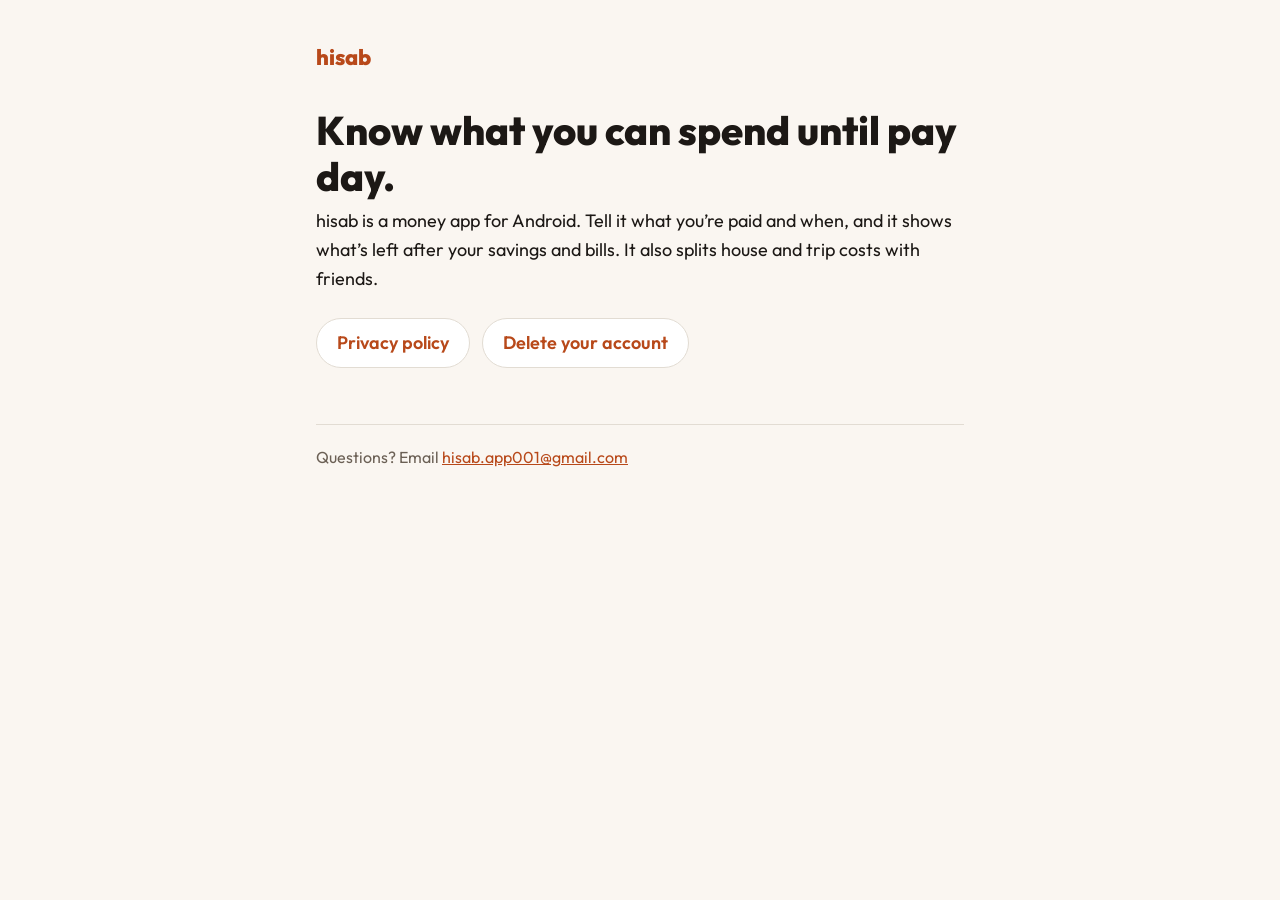
<file: index.html>
<!doctype html>
<html lang="en-AU">
<head>
  <meta charset="utf-8">
  <meta name="theme-color" content="#faf6f1" media="(prefers-color-scheme: light)">
  <meta name="theme-color" content="#1c1815" media="(prefers-color-scheme: dark)">
  <meta name="viewport" content="width=device-width, initial-scale=1">
  <title>hisab</title>
  <meta name="description" content="hisab: know what you can spend until pay day, track bills, and split costs with friends.">
  <link rel="preconnect" href="https://fonts.googleapis.com">
  <link rel="preconnect" href="https://fonts.gstatic.com" crossorigin>
  <link href="https://fonts.googleapis.com/css2?family=Outfit:wght@400;500;700;800&display=swap" rel="stylesheet">
  <link rel="stylesheet" href="style.css?v=2">
</head>
<body>
  <main>
    <a class="brand" href="./">hisab</a>
    <h1>Know what you can spend until pay day.</h1>
    <p>hisab is a money app for Android. Tell it what you’re paid and when, and it shows what’s left after your savings and bills. It also splits house and trip costs with friends.</p>
    <div class="links">
      <a href="privacy.html">Privacy policy</a>
      <a href="delete-account.html">Delete your account</a>
    </div>
    <footer>Questions? Email <a href="mailto:hisab.app001@gmail.com">hisab.app001@gmail.com</a></footer>
  </main>
</body>
</html>
</file>
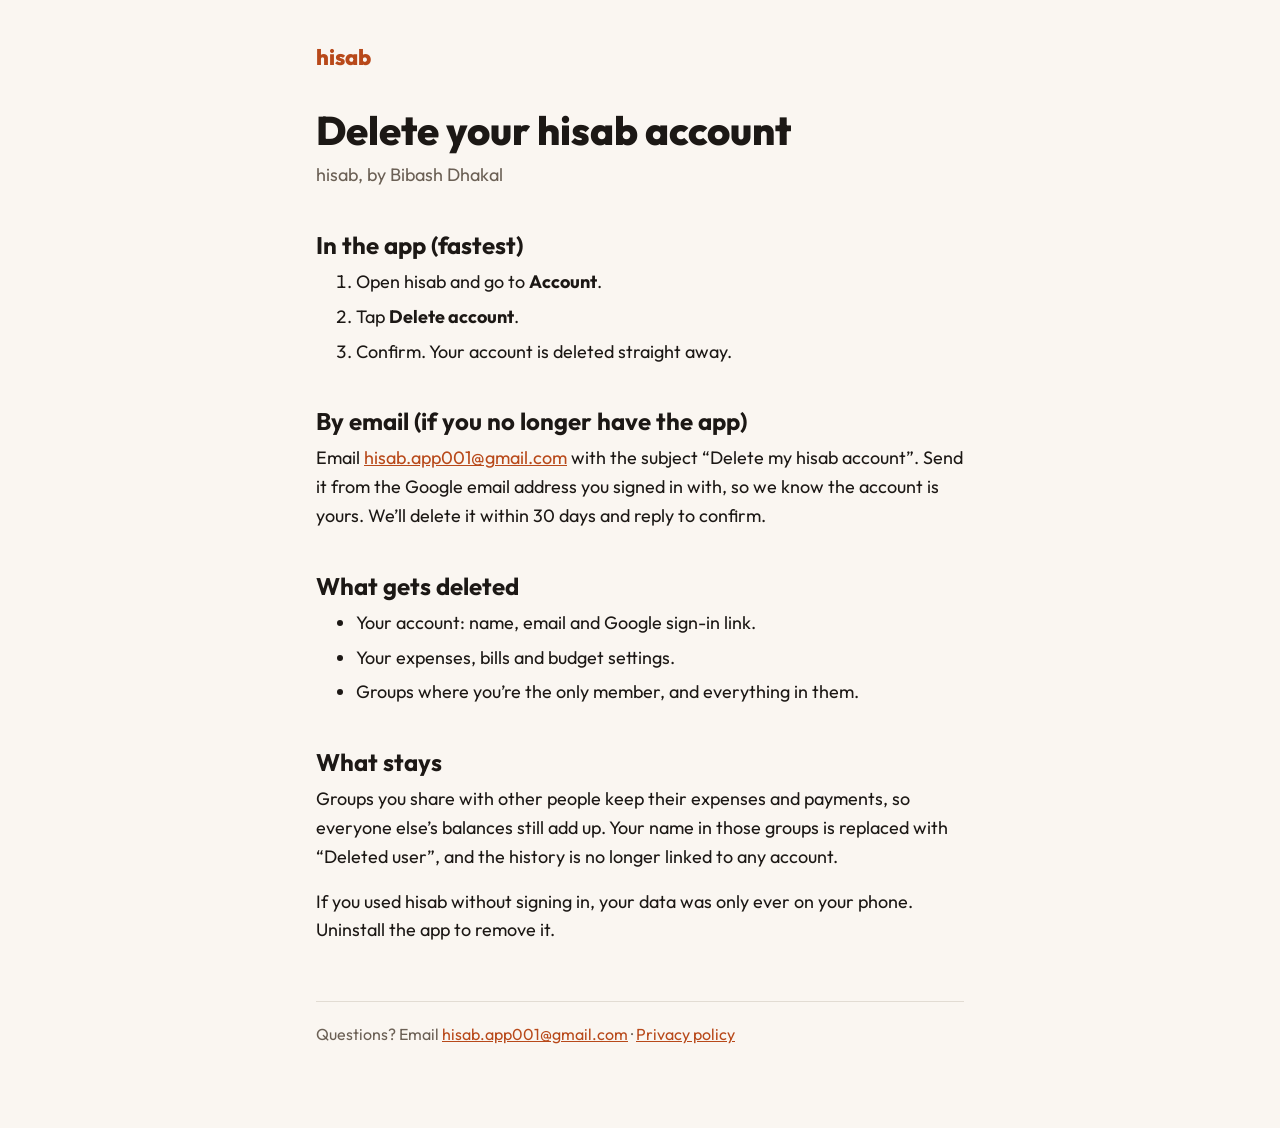
<file: delete-account.html>
<!doctype html>
<html lang="en-AU">
<head>
  <meta charset="utf-8">
  <meta name="theme-color" content="#faf6f1" media="(prefers-color-scheme: light)">
  <meta name="theme-color" content="#1c1815" media="(prefers-color-scheme: dark)">
  <meta name="viewport" content="width=device-width, initial-scale=1">
  <title>Delete your hisab account</title>
  <meta name="description" content="How to delete your hisab account and data, in the app or by email.">
  <link rel="preconnect" href="https://fonts.googleapis.com">
  <link rel="preconnect" href="https://fonts.gstatic.com" crossorigin>
  <link href="https://fonts.googleapis.com/css2?family=Outfit:wght@400;500;700;800&display=swap" rel="stylesheet">
  <link rel="stylesheet" href="style.css?v=2">
</head>
<body>
  <main>
    <a class="brand" href="./">hisab</a>
    <h1>Delete your hisab account</h1>
    <p class="updated">hisab, by Bibash Dhakal</p>

    <h2>In the app (fastest)</h2>
    <ol>
      <li>Open hisab and go to <strong>Account</strong>.</li>
      <li>Tap <strong>Delete account</strong>.</li>
      <li>Confirm. Your account is deleted straight away.</li>
    </ol>

    <h2>By email (if you no longer have the app)</h2>
    <p>Email <a href="mailto:hisab.app001@gmail.com?subject=Delete%20my%20hisab%20account">hisab.app001@gmail.com</a> with the subject “Delete my hisab account”. Send it from the Google email address you signed in with, so we know the account is yours. We’ll delete it within 30 days and reply to confirm.</p>

    <h2>What gets deleted</h2>
    <ul>
      <li>Your account: name, email and Google sign-in link.</li>
      <li>Your expenses, bills and budget settings.</li>
      <li>Groups where you’re the only member, and everything in them.</li>
    </ul>

    <h2>What stays</h2>
    <p>Groups you share with other people keep their expenses and payments, so everyone else’s balances still add up. Your name in those groups is replaced with “Deleted user”, and the history is no longer linked to any account.</p>
    <p>If you used hisab without signing in, your data was only ever on your phone. Uninstall the app to remove it.</p>

    <footer>Questions? Email <a href="mailto:hisab.app001@gmail.com">hisab.app001@gmail.com</a> · <a href="privacy.html">Privacy policy</a></footer>
  </main>
</body>
</html>
</file>
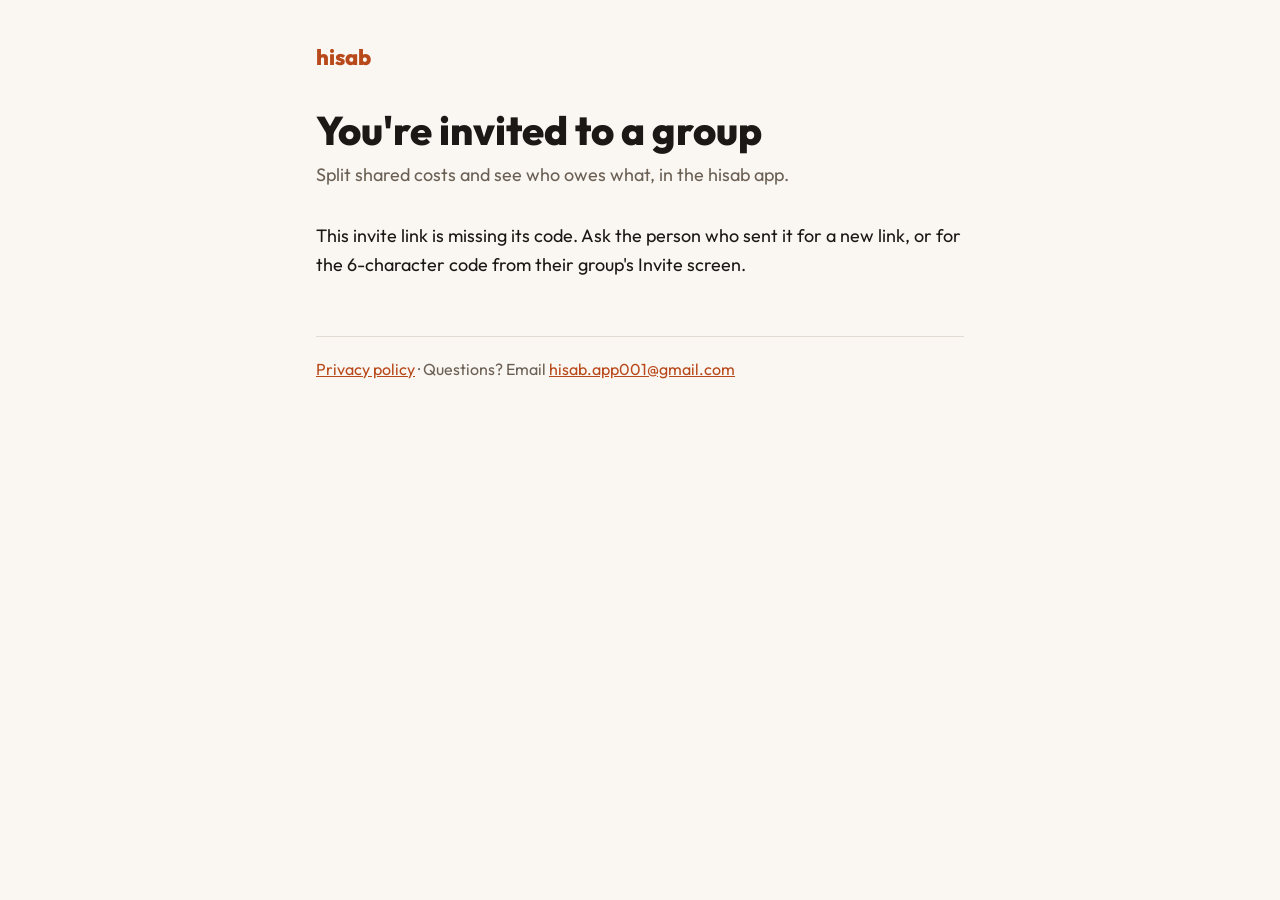
<file: join.html>
<!doctype html>
<html lang="en-AU">
<head>
  <meta charset="utf-8">
  <meta name="theme-color" content="#faf6f1" media="(prefers-color-scheme: light)">
  <meta name="theme-color" content="#1c1815" media="(prefers-color-scheme: dark)">
  <meta name="viewport" content="width=device-width, initial-scale=1">
  <title>Join a group on hisab</title>
  <meta name="description" content="You've been invited to split costs in a hisab group.">
  <meta name="robots" content="noindex">
  <link rel="preconnect" href="https://fonts.googleapis.com">
  <link rel="preconnect" href="https://fonts.gstatic.com" crossorigin>
  <link href="https://fonts.googleapis.com/css2?family=Outfit:wght@400;500;700;800&display=swap" rel="stylesheet">
  <link rel="stylesheet" href="style.css?v=2">
</head>
<body>
  <main>
    <a class="brand" href="./">hisab</a>
    <h1>You're invited to a group</h1>
    <p class="updated">Split shared costs and see who owes what, in the hisab app.</p>

    <div id="invite" hidden>
      <div class="code-card">
        <p class="code-label">Invite code</p>
        <p class="code" id="code"></p>
        <button type="button" class="copy" id="copy">Copy code</button>
      </div>

      <div class="actions">
        <a class="button primary" id="open" href="#">Open in hisab</a>
        <a class="button" href="https://play.google.com/store/apps/details?id=com.hisab.android">Get hisab on Google Play</a>
      </div>

      <h2>New to hisab?</h2>
      <ol>
        <li>Install hisab from Google Play.</li>
        <li>Open it and sign in with Google.</li>
        <li>Come back to this page and tap <strong>Open in hisab</strong>. Or go to <strong>Splits</strong>, tap <strong>Join with a code</strong> and enter the code above.</li>
      </ol>
      <p class="note">hisab is on Android. It isn't on iPhone yet.</p>
    </div>

    <div id="missing" hidden>
      <p>This invite link is missing its code. Ask the person who sent it for a new link, or for the 6-character code from their group's Invite screen.</p>
    </div>

    <footer><a href="privacy.html">Privacy policy</a> · Questions? Email <a href="mailto:hisab.app001@gmail.com">hisab.app001@gmail.com</a></footer>
  </main>
  <script>
    (function () {
      var raw = new URLSearchParams(location.search).get('code') || '';
      var code = raw.trim().toUpperCase();
      if (!/^[A-Z0-9]{6}$/.test(code)) {
        document.getElementById('missing').hidden = false;
        return;
      }
      document.getElementById('invite').hidden = false;
      document.getElementById('code').textContent = code;
      document.title = 'Join a group on hisab (' + code + ')';

      var play = 'https://play.google.com/store/apps/details?id=com.hisab.android';
      var open = document.getElementById('open');
      if (/android/i.test(navigator.userAgent)) {
        // Opens the app if installed, otherwise Google Play.
        open.href = 'intent://join-group?code=' + code +
          '#Intent;scheme=hisab;package=com.hisab.android;S.browser_fallback_url=' +
          encodeURIComponent(play) + ';end';
      } else {
        open.hidden = true;
      }

      var copy = document.getElementById('copy');
      copy.addEventListener('click', function () {
        if (!navigator.clipboard) return;
        navigator.clipboard.writeText(code).then(function () {
          copy.textContent = 'Copied';
          setTimeout(function () { copy.textContent = 'Copy code'; }, 2000);
        });
      });
    })();
  </script>
</body>
</html>
</file>
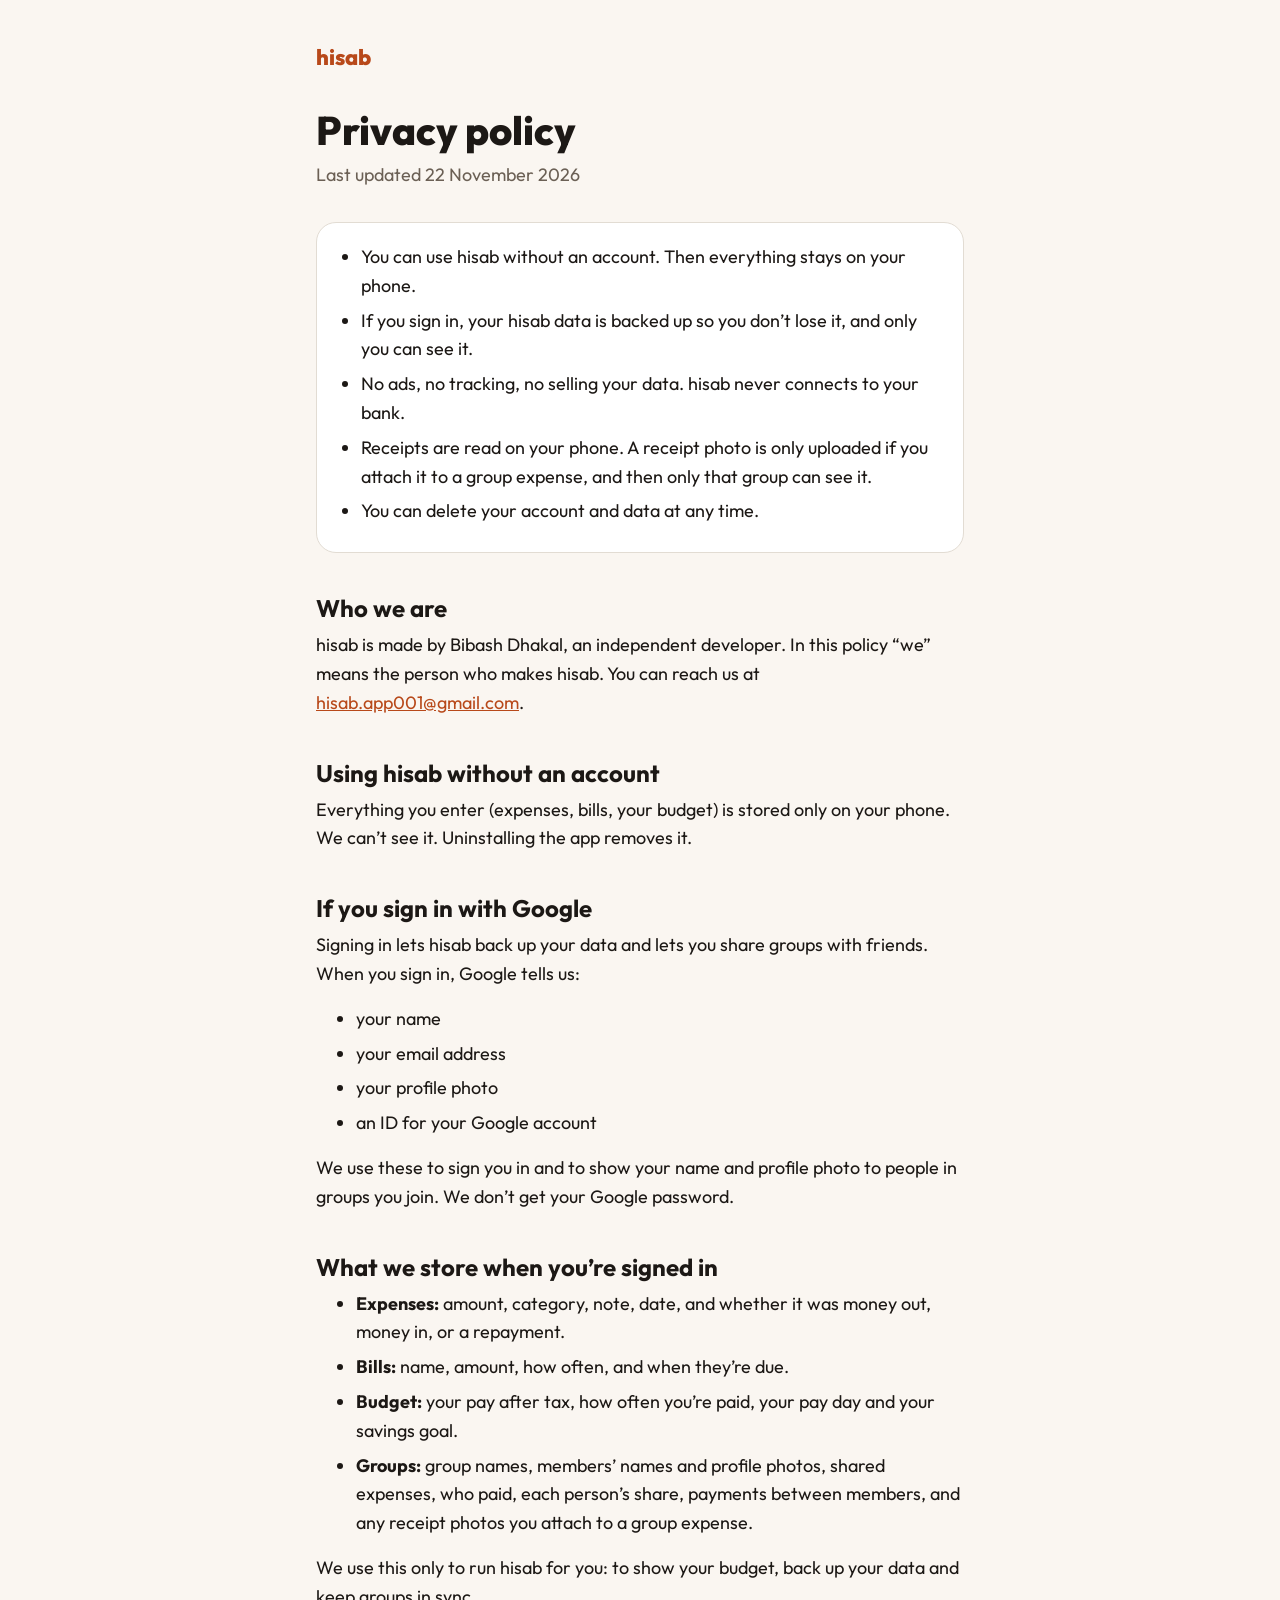
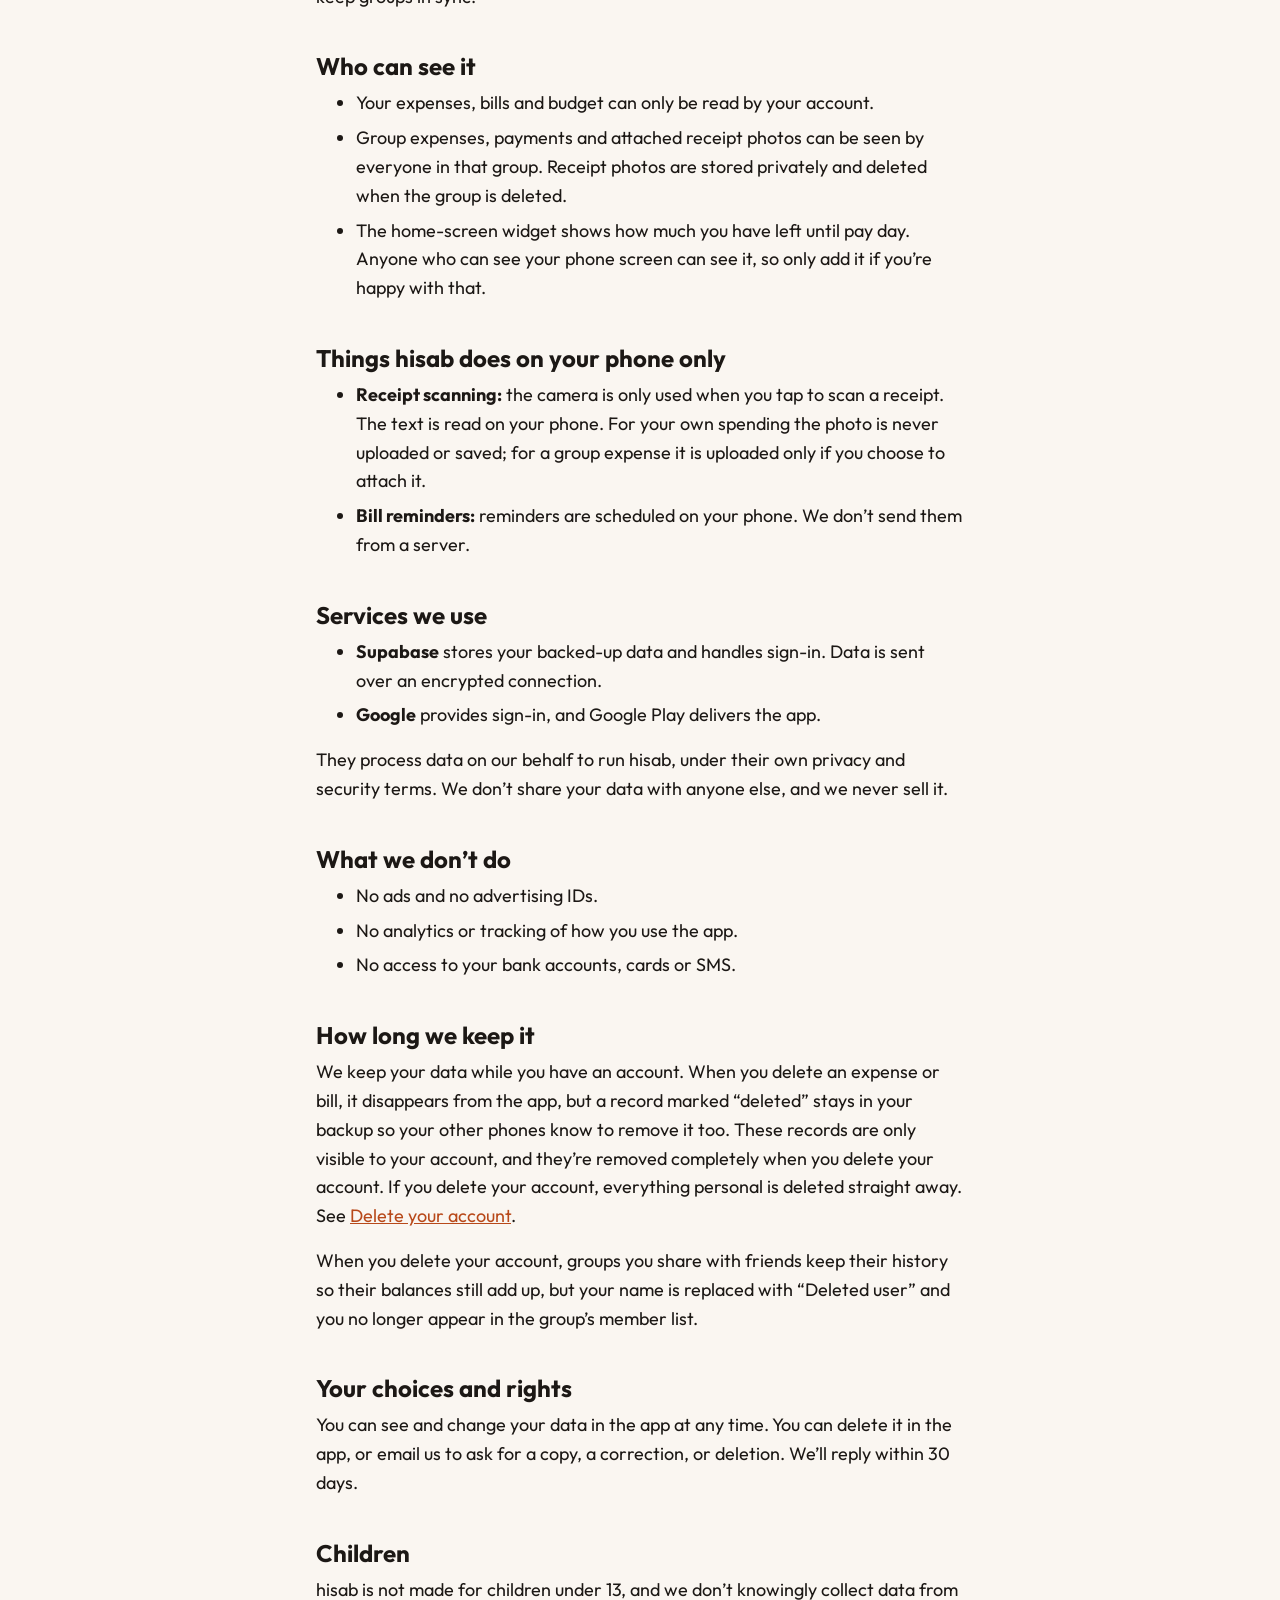
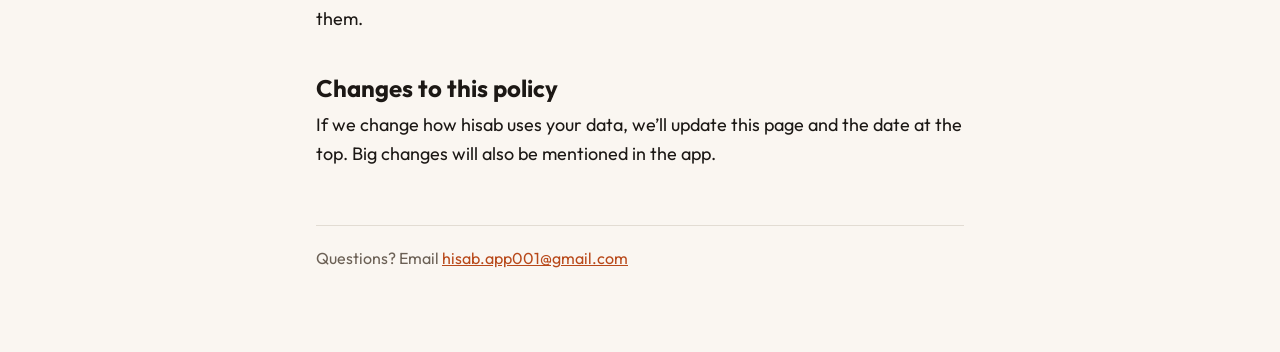
<file: privacy.html>
<!doctype html>
<html lang="en-AU">
<head>
  <meta charset="utf-8">
  <meta name="theme-color" content="#faf6f1" media="(prefers-color-scheme: light)">
  <meta name="theme-color" content="#1c1815" media="(prefers-color-scheme: dark)">
  <meta name="viewport" content="width=device-width, initial-scale=1">
  <title>hisab privacy policy</title>
  <meta name="description" content="What hisab collects, why, where it's stored, and how to delete it.">
  <link rel="preconnect" href="https://fonts.googleapis.com">
  <link rel="preconnect" href="https://fonts.gstatic.com" crossorigin>
  <link href="https://fonts.googleapis.com/css2?family=Outfit:wght@400;500;700;800&display=swap" rel="stylesheet">
  <link rel="stylesheet" href="style.css?v=2">
</head>
<body>
  <main>
    <a class="brand" href="./">hisab</a>
    <h1>Privacy policy</h1>
    <p class="updated">Last updated 22 November 2026</p>

    <div class="summary">
      <ul>
        <li>You can use hisab without an account. Then everything stays on your phone.</li>
        <li>If you sign in, your hisab data is backed up so you don’t lose it, and only you can see it.</li>
        <li>No ads, no tracking, no selling your data. hisab never connects to your bank.</li>
        <li>Receipts are read on your phone. A receipt photo is only uploaded if you attach it to a group expense, and then only that group can see it.</li>
        <li>You can delete your account and data at any time.</li>
      </ul>
    </div>

    <h2>Who we are</h2>
    <p>hisab is made by Bibash Dhakal, an independent developer. In this policy “we” means the person who makes hisab. You can reach us at <a href="mailto:hisab.app001@gmail.com">hisab.app001@gmail.com</a>.</p>

    <h2>Using hisab without an account</h2>
    <p>Everything you enter (expenses, bills, your budget) is stored only on your phone. We can’t see it. Uninstalling the app removes it.</p>

    <h2>If you sign in with Google</h2>
    <p>Signing in lets hisab back up your data and lets you share groups with friends. When you sign in, Google tells us:</p>
    <ul>
      <li>your name</li>
      <li>your email address</li>
      <li>your profile photo</li>
      <li>an ID for your Google account</li>
    </ul>
    <p>We use these to sign you in and to show your name and profile photo to people in groups you join. We don’t get your Google password.</p>

    <h2>What we store when you’re signed in</h2>
    <ul>
      <li><strong>Expenses:</strong> amount, category, note, date, and whether it was money out, money in, or a repayment.</li>
      <li><strong>Bills:</strong> name, amount, how often, and when they’re due.</li>
      <li><strong>Budget:</strong> your pay after tax, how often you’re paid, your pay day and your savings goal.</li>
      <li><strong>Groups:</strong> group names, members’ names and profile photos, shared expenses, who paid, each person’s share, payments between members, and any receipt photos you attach to a group expense.</li>
    </ul>
    <p>We use this only to run hisab for you: to show your budget, back up your data and keep groups in sync.</p>

    <h2>Who can see it</h2>
    <ul>
      <li>Your expenses, bills and budget can only be read by your account.</li>
      <li>Group expenses, payments and attached receipt photos can be seen by everyone in that group. Receipt photos are stored privately and deleted when the group is deleted.</li>
      <li>The home-screen widget shows how much you have left until pay day. Anyone who can see your phone screen can see it, so only add it if you’re happy with that.</li>
    </ul>

    <h2>Things hisab does on your phone only</h2>
    <ul>
      <li><strong>Receipt scanning:</strong> the camera is only used when you tap to scan a receipt. The text is read on your phone. For your own spending the photo is never uploaded or saved; for a group expense it is uploaded only if you choose to attach it.</li>
      <li><strong>Bill reminders:</strong> reminders are scheduled on your phone. We don’t send them from a server.</li>
    </ul>

    <h2>Services we use</h2>
    <ul>
      <li><strong>Supabase</strong> stores your backed-up data and handles sign-in. Data is sent over an encrypted connection.</li>
      <li><strong>Google</strong> provides sign-in, and Google Play delivers the app.</li>
    </ul>
    <p>They process data on our behalf to run hisab, under their own privacy and security terms. We don’t share your data with anyone else, and we never sell it.</p>

    <h2>What we don’t do</h2>
    <ul>
      <li>No ads and no advertising IDs.</li>
      <li>No analytics or tracking of how you use the app.</li>
      <li>No access to your bank accounts, cards or SMS.</li>
    </ul>

    <h2>How long we keep it</h2>
    <p>We keep your data while you have an account. When you delete an expense or bill, it disappears from the app, but a record marked “deleted” stays in your backup so your other phones know to remove it too. These records are only visible to your account, and they’re removed completely when you delete your account. If you delete your account, everything personal is deleted straight away. See <a href="delete-account.html">Delete your account</a>.</p>
    <p>When you delete your account, groups you share with friends keep their history so their balances still add up, but your name is replaced with “Deleted user” and you no longer appear in the group’s member list.</p>

    <h2>Your choices and rights</h2>
    <p>You can see and change your data in the app at any time. You can delete it in the app, or email us to ask for a copy, a correction, or deletion. We’ll reply within 30 days.</p>

    <h2>Children</h2>
    <p>hisab is not made for children under 13, and we don’t knowingly collect data from them.</p>

    <h2>Changes to this policy</h2>
    <p>If we change how hisab uses your data, we’ll update this page and the date at the top. Big changes will also be mentioned in the app.</p>

    <footer>Questions? Email <a href="mailto:hisab.app001@gmail.com">hisab.app001@gmail.com</a></footer>
  </main>
</body>
</html>
</file>
<file: style.css>
:root {
  /* Same palette as the hisab app: warm paper, warm near-black, ember. */
  --bg: #faf6f1;
  --surface: #ffffff;
  --text: #1c1815;
  --muted: #6b6055;
  --brand: #b8491a;      /* links and small highlights */
  --button: #1c1815;     /* main button, like the app */
  --on-button: #faf6f1;
  --line: #e2dcd3;
}
@media (prefers-color-scheme: dark) {
  :root {
    --bg: #1c1815;
    --surface: #241f1a;
    --text: #f0ece6;
    --muted: #a79c8d;
    --brand: #e8854f;
    --button: #f0ece6;
    --on-button: #1c1815;
    --line: #3a3329;
  }
}

* { box-sizing: border-box; }

body {
  margin: 0;
  background: var(--bg);
  color: var(--text);
  font-family: 'Outfit', system-ui, sans-serif;
  font-size: 18px;
  line-height: 1.6;
}

main {
  max-width: 680px;
  margin: 0 auto;
  padding: 40px 16px 80px;
}

.brand {
  display: inline-block;
  font-family: 'Outfit', system-ui, sans-serif;
  font-weight: 800;
  font-size: 22px;
  color: var(--brand);
  text-decoration: none;
  margin-bottom: 32px;
}

h1 {
  font-family: 'Outfit', system-ui, sans-serif;
  font-weight: 800;
  font-size: 40px;
  line-height: 1.15;
  margin: 0 0 8px;
}

h2 {
  font-family: 'Outfit', system-ui, sans-serif;
  font-weight: 700;
  font-size: 24px;
  line-height: 1.25;
  margin: 40px 0 8px;
}

p, ul, ol { margin: 0 0 16px; }
li { margin-bottom: 6px; }

.updated { color: var(--muted); margin-bottom: 32px; }

.summary {
  background: var(--surface);
  border: 1px solid var(--line);
  border-radius: 20px;
  padding: 20px 24px;
}
.summary ul { margin: 0; padding-left: 20px; }

a { color: var(--brand); }
a:focus-visible { outline: 3px solid var(--brand); outline-offset: 2px; border-radius: 4px; }

.links { display: flex; flex-wrap: wrap; gap: 12px; margin-top: 24px; }
.links a {
  background: var(--surface);
  border: 1px solid var(--line);
  border-radius: 999px;
  padding: 10px 20px;
  text-decoration: none;
  font-weight: 600;
}

footer {
  margin-top: 56px;
  padding-top: 20px;
  border-top: 1px solid var(--line);
  color: var(--muted);
  font-size: 16px;
}

/* Join page */
[hidden] { display: none !important; }

.code-card {
  background: var(--surface);
  border: 1px solid var(--line);
  border-radius: 20px;
  padding: 20px 24px;
  text-align: center;
}
.code-label { color: var(--muted); margin: 0; }
.code {
  font-family: 'Outfit', system-ui, sans-serif;
  font-weight: 800;
  font-size: 44px;
  letter-spacing: 0.2em;
  margin: 4px 0 12px;
  padding-left: 0.2em; /* balance the trailing letter-spacing */
}
.copy {
  font: inherit;
  font-weight: 600;
  font-size: 16px;
  color: var(--brand);
  background: none;
  border: 1px solid var(--line);
  border-radius: 999px;
  padding: 6px 16px;
  cursor: pointer;
}
.copy:focus-visible, .button:focus-visible { outline: 3px solid var(--brand); outline-offset: 2px; }

.actions { display: flex; flex-direction: column; gap: 12px; margin: 24px 0 8px; }
.button {
  display: block;
  text-align: center;
  background: var(--surface);
  border: 1px solid var(--line);
  border-radius: 999px;
  padding: 12px 20px;
  font-weight: 600;
  text-decoration: none;
}
.button.primary { background: var(--button); border-color: var(--button); color: var(--on-button); }
.note { color: var(--muted); }
</file>
